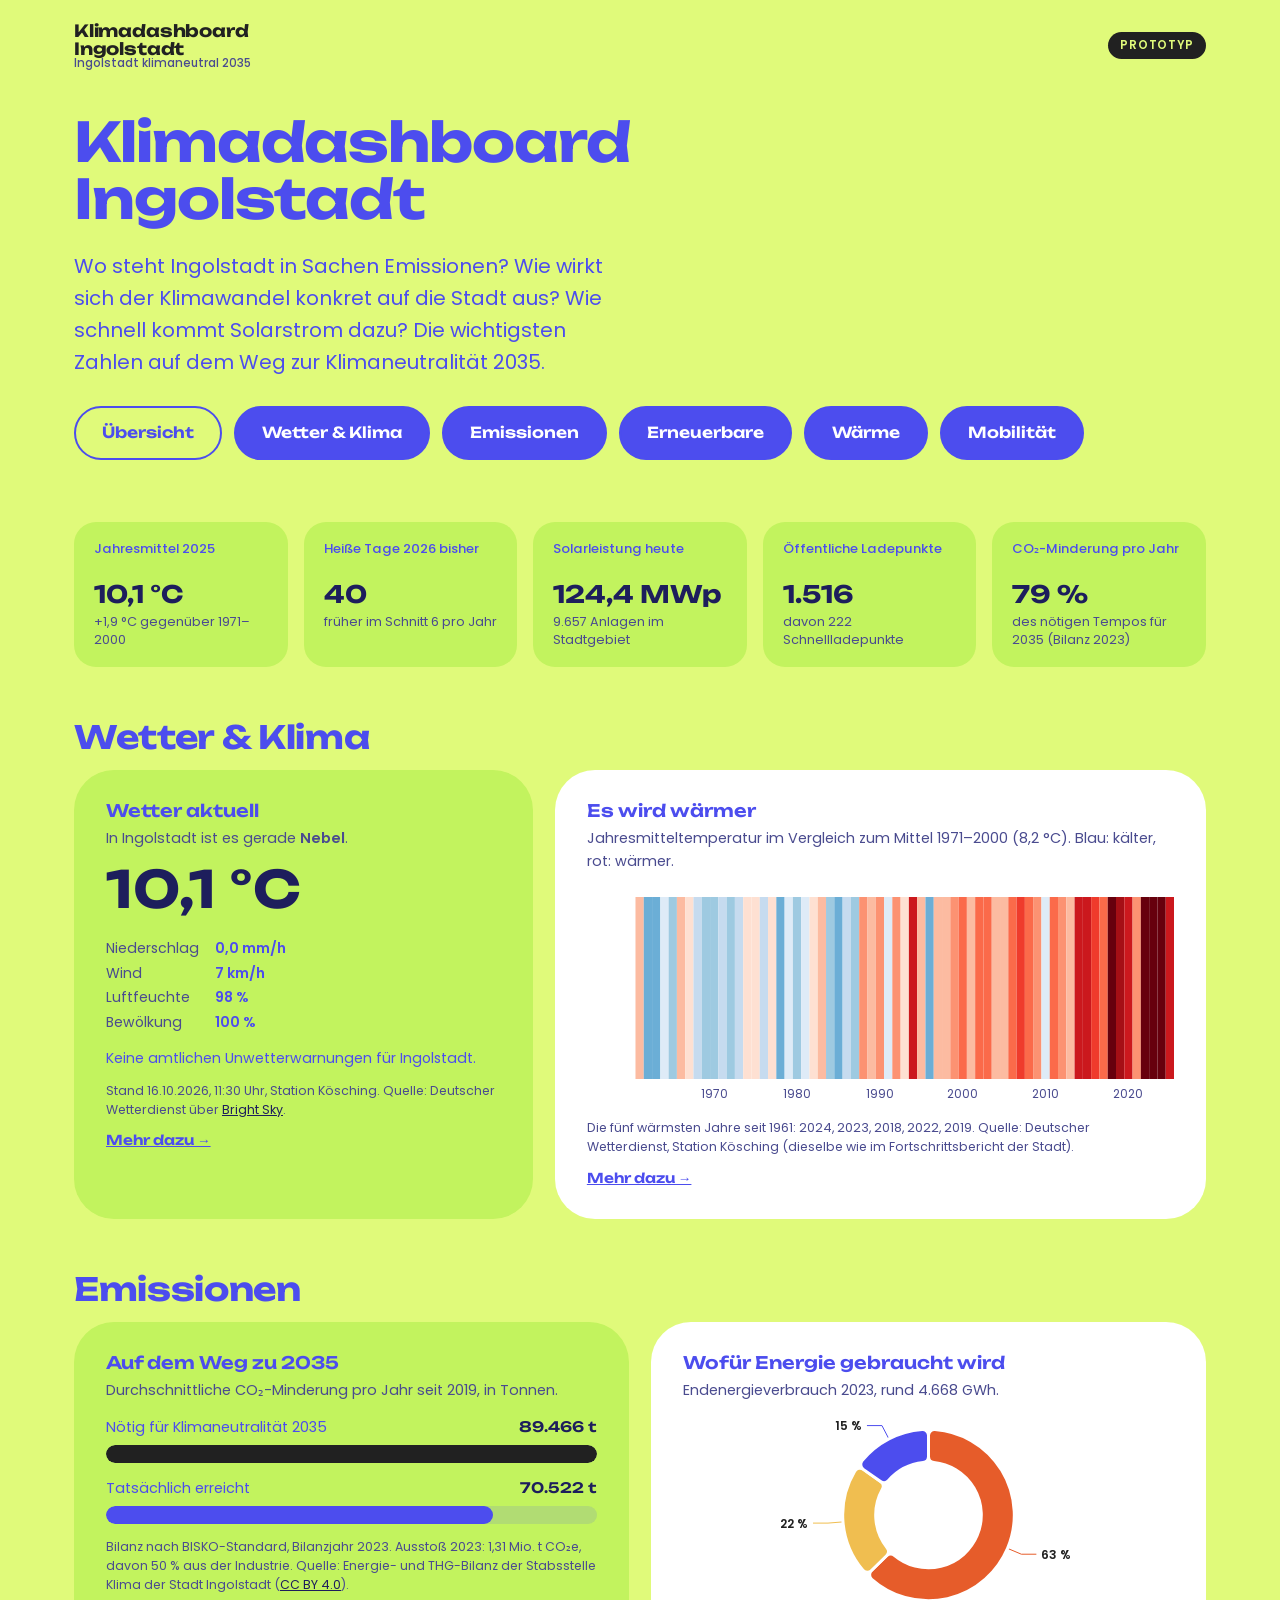
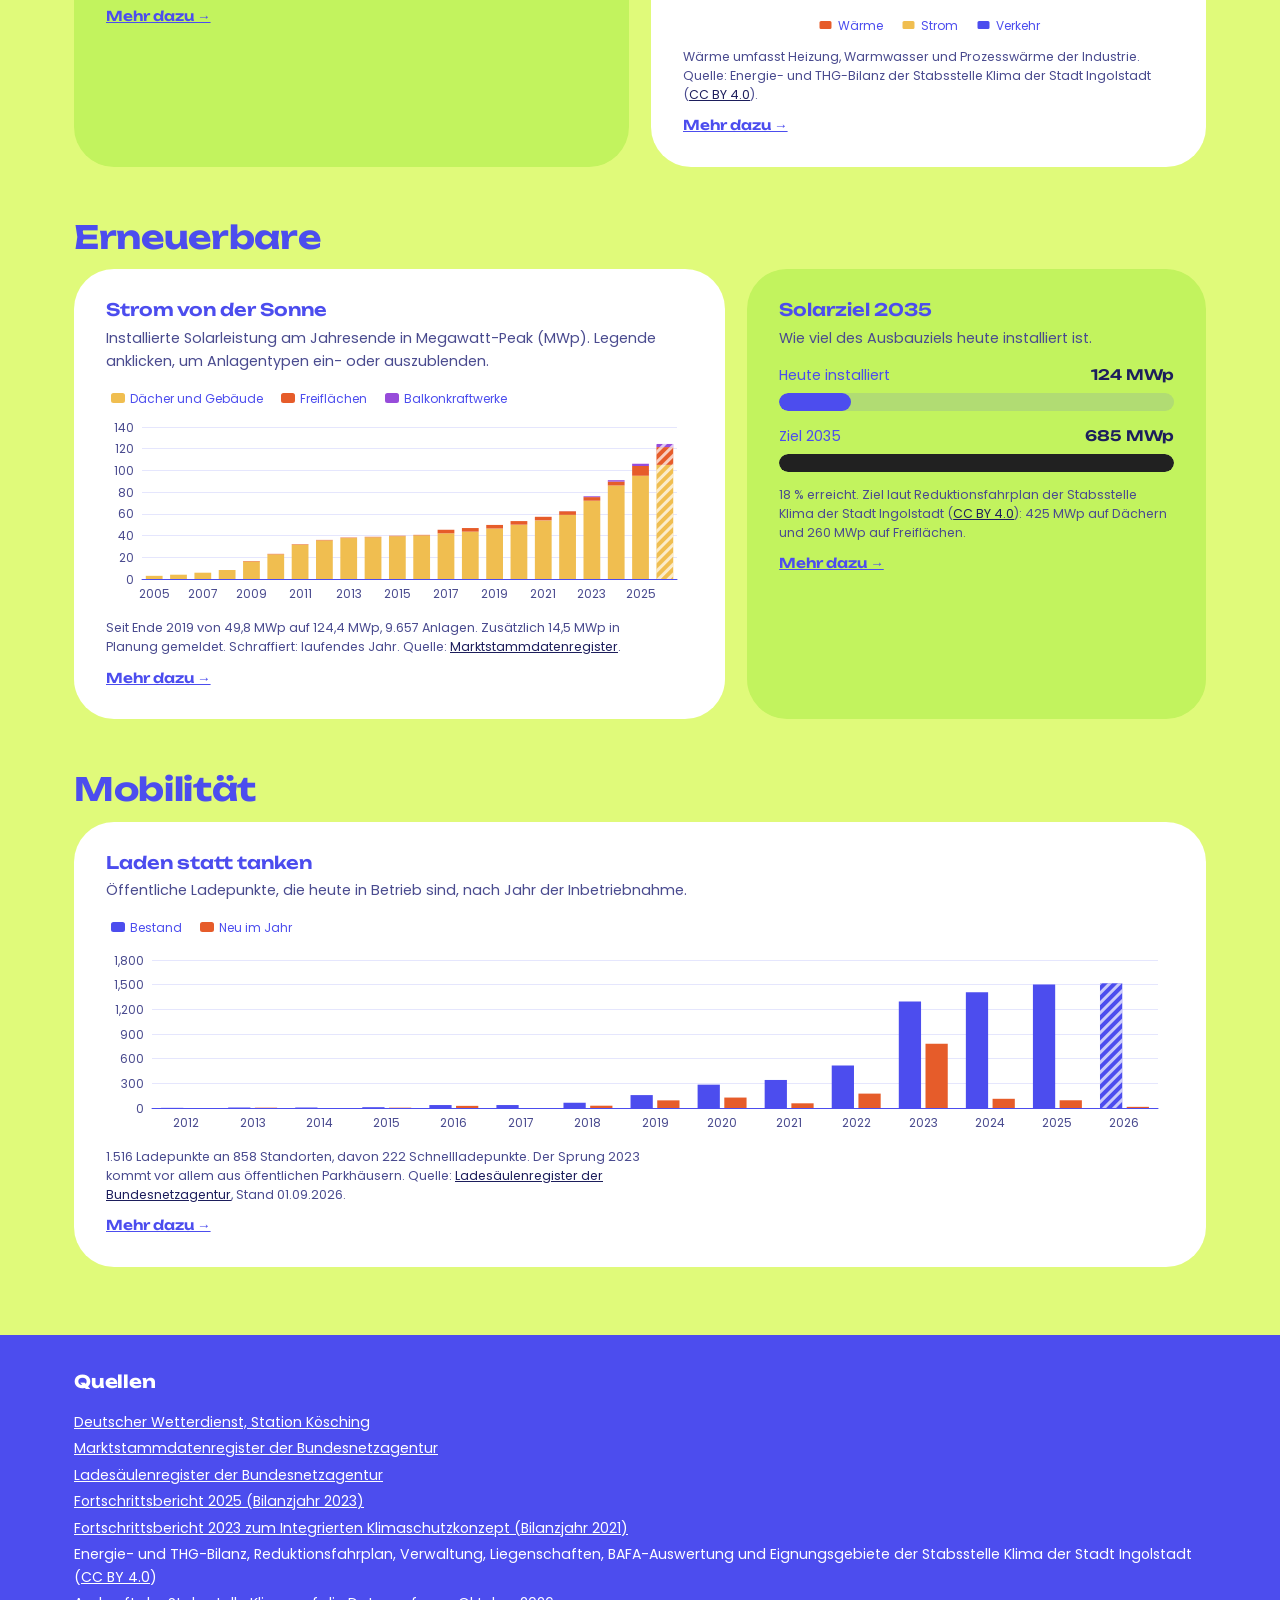
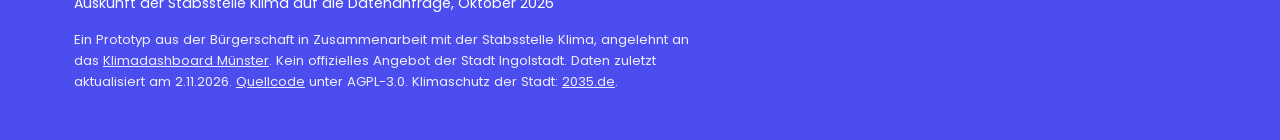
<file: index.html>
<!DOCTYPE html>
<html lang="de">
<head>
<meta charset="UTF-8">
<meta name="viewport" content="width=device-width, initial-scale=1">
<meta name="robots" content="noindex, nofollow">
<meta http-equiv="Content-Security-Policy" content="default-src 'self'; script-src 'self' 'unsafe-inline'; style-src 'self' 'unsafe-inline'; img-src 'self' data:; font-src 'self'; base-uri 'self'">
<title>Klimadashboard Ingolstadt</title>
<meta name="description" content="Wo steht Ingolstadt auf dem Weg zur Klimaneutralität 2035? Zahlen zu Klima, Emissionen, erneuerbarer Energie und Mobilität.">
<link rel="stylesheet" href="assets/style.css?v=4">
<link rel="icon" href="data:image/svg+xml,%3Csvg xmlns='http://www.w3.org/2000/svg' viewBox='0 0 64 64'%3E%3Crect width='64' height='64' rx='16' fill='%234c4dee'/%3E%3Ctext x='32' y='42' font-family='Arial' font-weight='700' font-size='26' text-anchor='middle' fill='%23e0fa7a'%3E35%C2%B0%3C/text%3E%3C/svg%3E">
</head>
<body>
<header data-kopf></header>
<main>
  <section class="held">
    <div class="huelle">
      <h1>Klimadashboard Ingolstadt</h1>
      <p class="einleitung">Wo steht Ingolstadt in Sachen Emissionen? Wie wirkt sich der Klimawandel konkret auf die Stadt aus? Wie schnell kommt Solarstrom dazu? Die wichtigsten Zahlen auf dem Weg zur Klimaneutralität 2035.</p>
      <nav data-themen></nav>
    </div>
  </section>
  <section class="abschnitt">
    <div class="huelle">
      <div data-modul="kennzahlen"></div>
    </div>
  </section>
  <section class="abschnitt">
    <div class="huelle">
      <h2>Wetter & Klima</h2>
      <div class="raster">
        <div class="b5" data-modul="wetter" data-mehr="klima.html"></div>
        <div class="b7 weiss" data-modul="temperatur" data-klein data-mehr="klima.html"></div>
      </div>
    </div>
  </section>
  <section class="abschnitt">
    <div class="huelle">
      <h2>Emissionen</h2>
      <div class="raster">
        <div class="b6" data-modul="reduktion" data-mehr="emissionen.html"></div>
        <div class="b6 weiss" data-modul="endenergie" data-klein data-mehr="emissionen.html"></div>
      </div>
    </div>
  </section>
  <section class="abschnitt">
    <div class="huelle">
      <h2>Erneuerbare</h2>
      <div class="raster">
        <div class="b7 weiss" data-modul="pv-bestand" data-klein data-mehr="erneuerbare.html"></div>
        <div class="b5" data-modul="pv-ziel" data-mehr="erneuerbare.html"></div>
      </div>
    </div>
  </section>
  <section class="abschnitt">
    <div class="huelle">
      <h2>Mobilität</h2>
      <div class="raster">
        <div class="b12 weiss" data-modul="ladepunkte" data-klein data-mehr="mobilitaet.html"></div>
      </div>
    </div>
  </section>
</main>
<footer data-fuss></footer>
<script src="assets/vendor/echarts.min.js"></script>
<script src="data/klima.js"></script>
<script src="data/wetter.js"></script>
<script src="assets/kd.js?v=10"></script>
<script>Klimadashboard.start();</script>
</body>
</html>
</file>
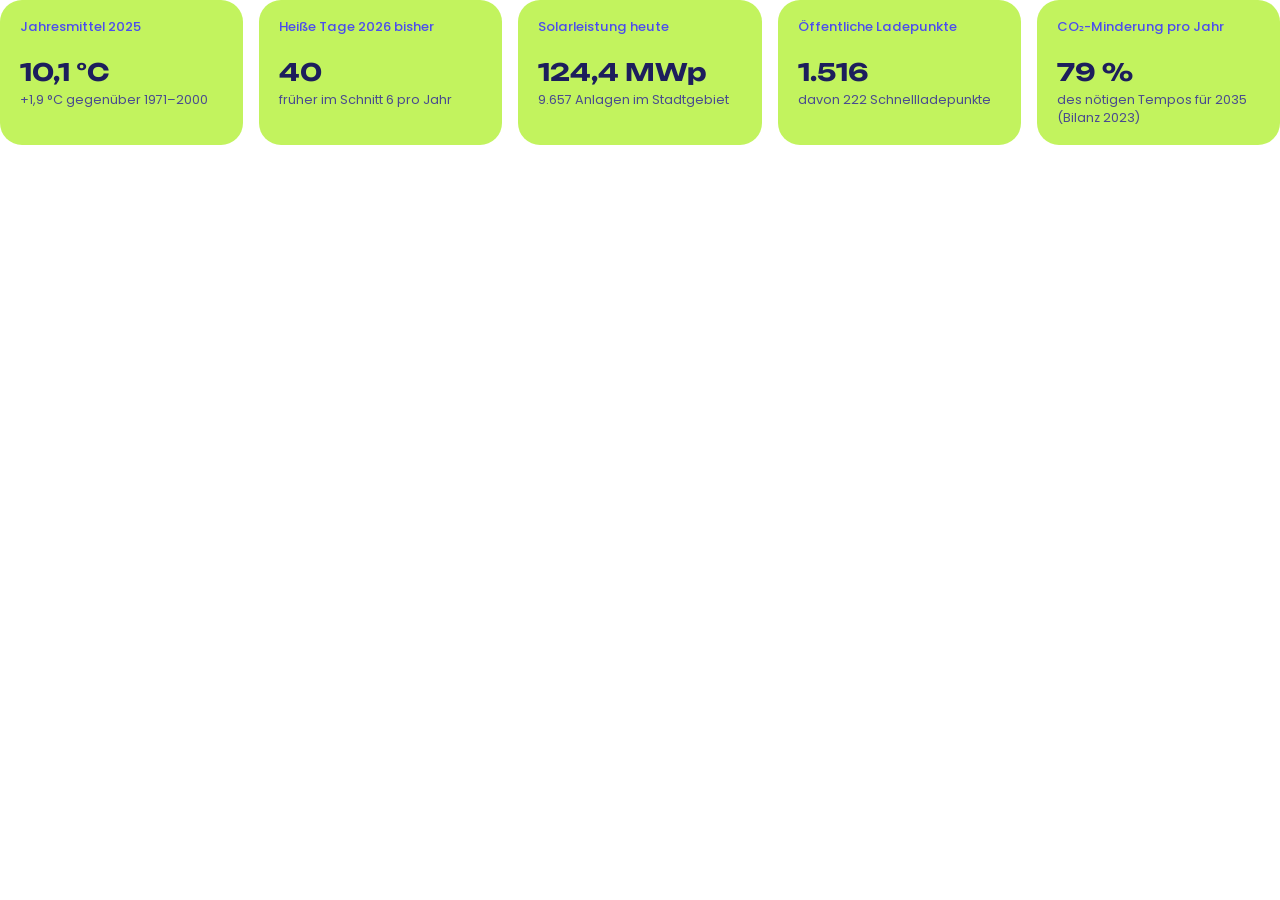
<file: einbetten.html>
<!DOCTYPE html>
<html lang="de">
<head>
<meta charset="UTF-8">
<meta name="viewport" content="width=device-width, initial-scale=1">
<meta name="robots" content="noindex, nofollow">
<meta http-equiv="Content-Security-Policy" content="default-src 'self'; script-src 'self' 'unsafe-inline'; style-src 'self' 'unsafe-inline'; img-src 'self' data:; font-src 'self'; base-uri 'self'">
<title>Klimadashboard Ingolstadt – Baustein</title>
<meta name="description" content="Einzelner Baustein des Klimadashboards Ingolstadt zum Einbetten.">
<link rel="stylesheet" href="assets/style.css?v=4">
<link rel="icon" href="data:image/svg+xml,%3Csvg xmlns='http://www.w3.org/2000/svg' viewBox='0 0 64 64'%3E%3Crect width='64' height='64' rx='16' fill='%234c4dee'/%3E%3Ctext x='32' y='42' font-family='Arial' font-weight='700' font-size='26' text-anchor='middle' fill='%23e0fa7a'%3E35%C2%B0%3C/text%3E%3C/svg%3E">
</head>
<body>
<main>
  <div id="modul"></div>
</main>
<script src="assets/vendor/echarts.min.js"></script>
<script src="data/klima.js"></script>
<script src="data/wetter.js"></script>
<script src="assets/kd.js?v=10"></script>
<script>Klimadashboard.einbetten();</script>
</body>
</html>
</file>
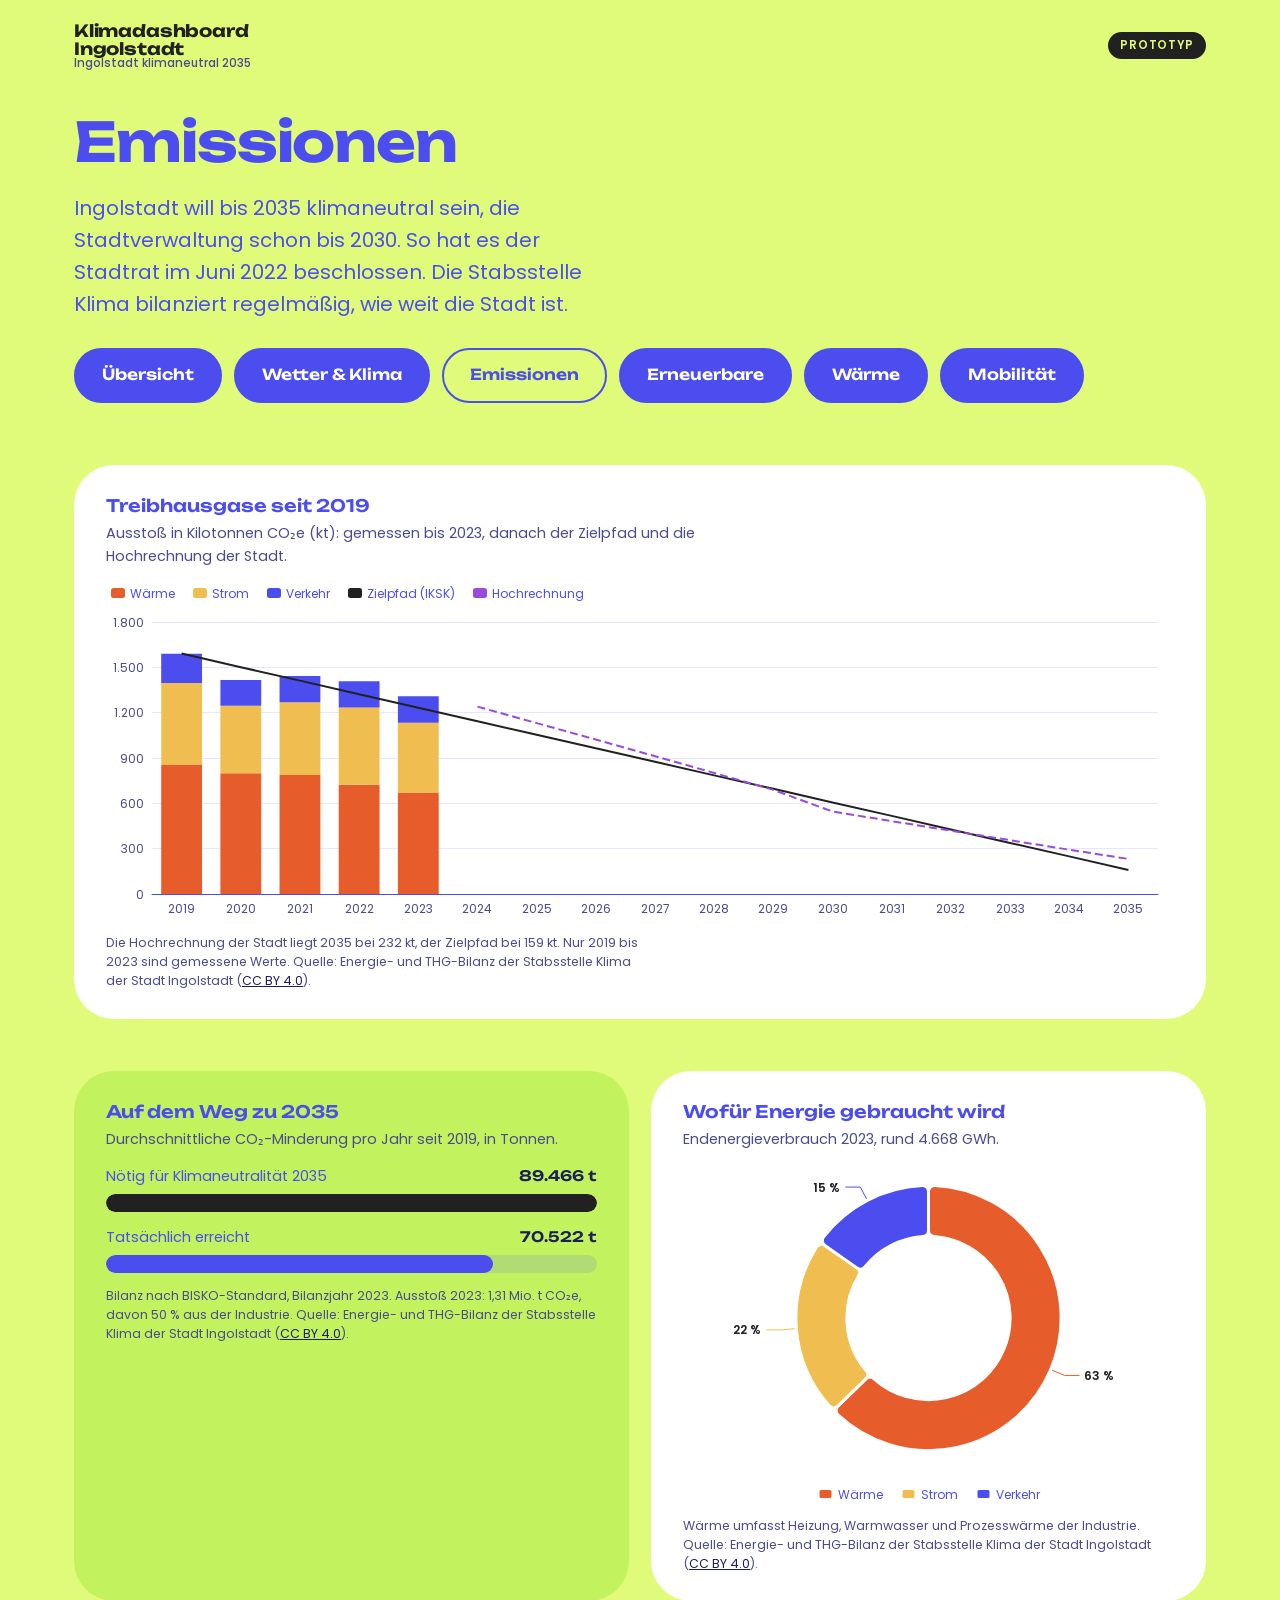
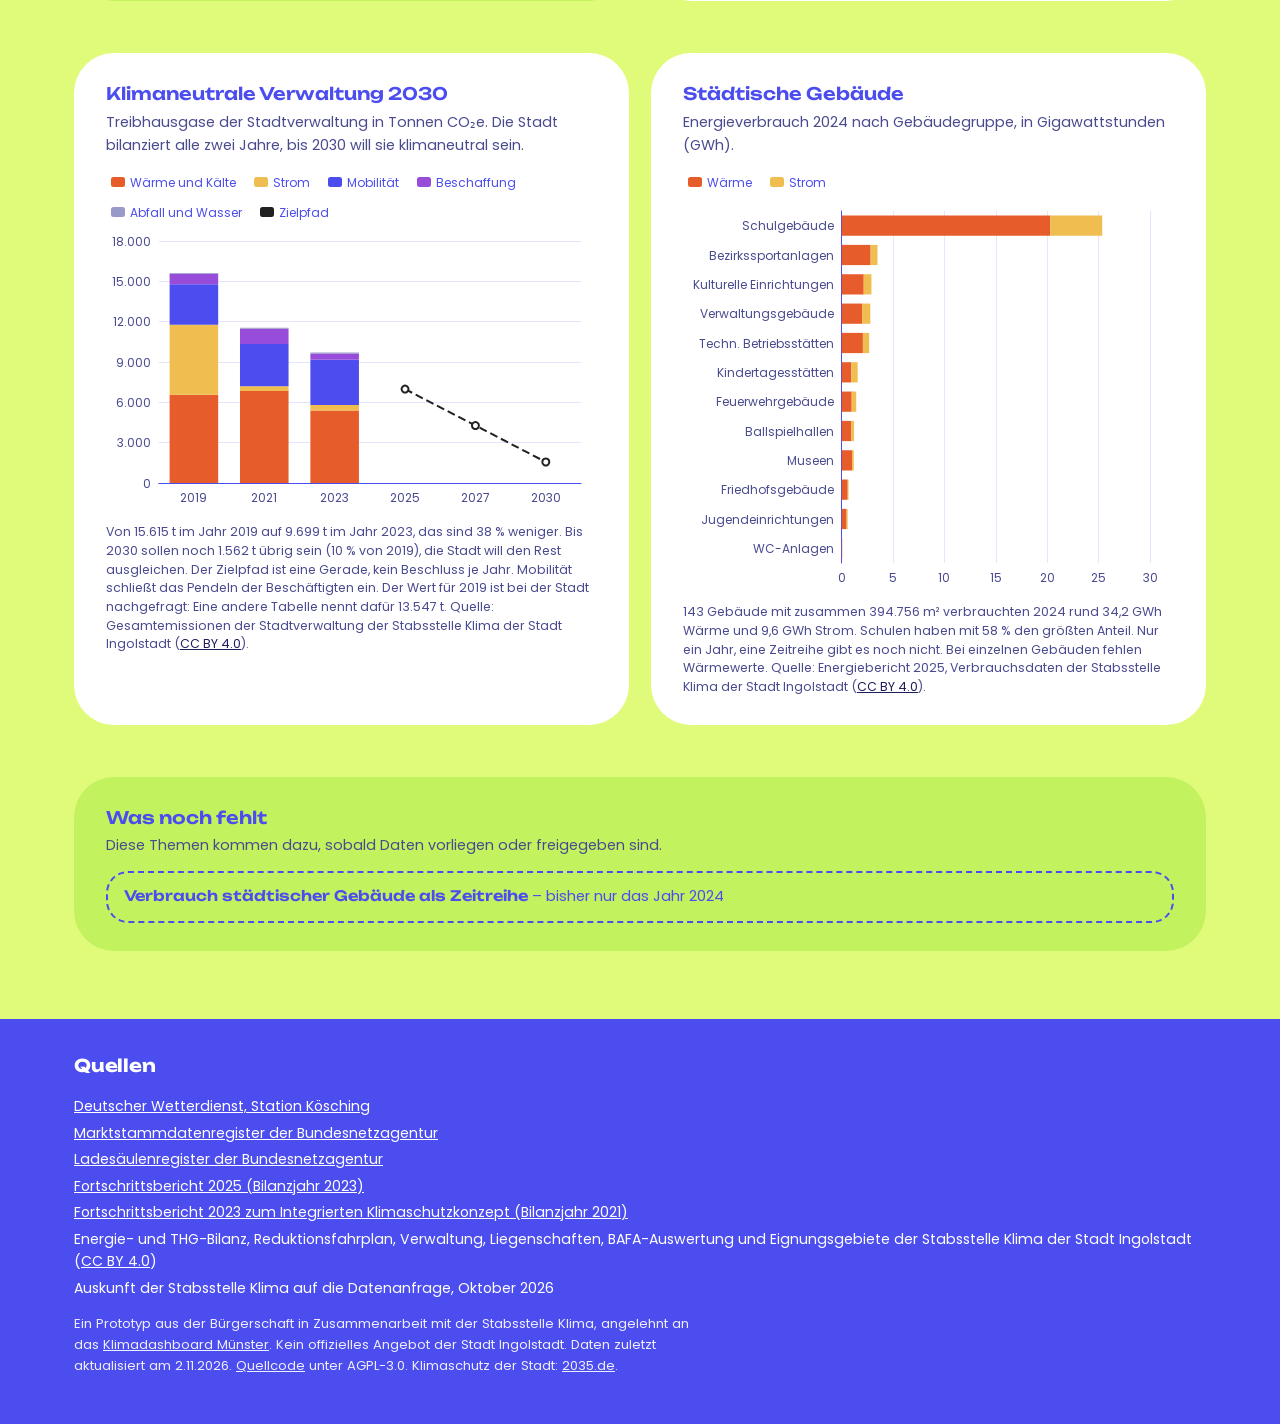
<file: emissionen.html>
<!DOCTYPE html>
<html lang="de">
<head>
<meta charset="UTF-8">
<meta name="viewport" content="width=device-width, initial-scale=1">
<meta name="robots" content="noindex, nofollow">
<meta http-equiv="Content-Security-Policy" content="default-src 'self'; script-src 'self' 'unsafe-inline'; style-src 'self' 'unsafe-inline'; img-src 'self' data:; font-src 'self'; base-uri 'self'">
<title>Emissionen – Klimadashboard Ingolstadt</title>
<meta name="description" content="Treibhausgase in Ingolstadt: Wie schnell sinken sie, und wofür wird Energie gebraucht?">
<link rel="stylesheet" href="assets/style.css?v=4">
<link rel="icon" href="data:image/svg+xml,%3Csvg xmlns='http://www.w3.org/2000/svg' viewBox='0 0 64 64'%3E%3Crect width='64' height='64' rx='16' fill='%234c4dee'/%3E%3Ctext x='32' y='42' font-family='Arial' font-weight='700' font-size='26' text-anchor='middle' fill='%23e0fa7a'%3E35%C2%B0%3C/text%3E%3C/svg%3E">
</head>
<body>
<header data-kopf></header>
<main>
  <section class="held">
    <div class="huelle">
      <h1>Emissionen</h1>
      <p class="einleitung">Ingolstadt will bis 2035 klimaneutral sein, die Stadtverwaltung schon bis 2030. So hat es der Stadtrat im Juni 2022 beschlossen. Die Stabsstelle Klima bilanziert regelmäßig, wie weit die Stadt ist.</p>
      <nav data-themen></nav>
    </div>
  </section>
  <section class="abschnitt">
    <div class="huelle">
      <div class="raster">
        <div class="b12 weiss" data-modul="thg-zeitreihe"></div>
      </div>
    </div>
  </section>
  <section class="abschnitt">
    <div class="huelle">
      <div class="raster">
        <div class="b6" data-modul="reduktion"></div>
        <div class="b6 weiss" data-modul="endenergie"></div>
      </div>
    </div>
  </section>
  <section class="abschnitt">
    <div class="huelle">
      <div class="raster">
        <div class="b6 weiss" data-modul="verwaltung"></div>
        <div class="b6 weiss" data-modul="liegenschaften"></div>
      </div>
    </div>
  </section>
  <section class="abschnitt">
    <div class="huelle">
      <div class="raster">
        <div class="b12" data-modul="luecken" data-thema="emissionen"></div>
      </div>
    </div>
  </section>
</main>
<footer data-fuss></footer>
<script src="assets/vendor/echarts.min.js"></script>
<script src="data/klima.js"></script>
<script src="data/wetter.js"></script>
<script src="assets/kd.js?v=10"></script>
<script>Klimadashboard.start();</script>
</body>
</html>
</file>
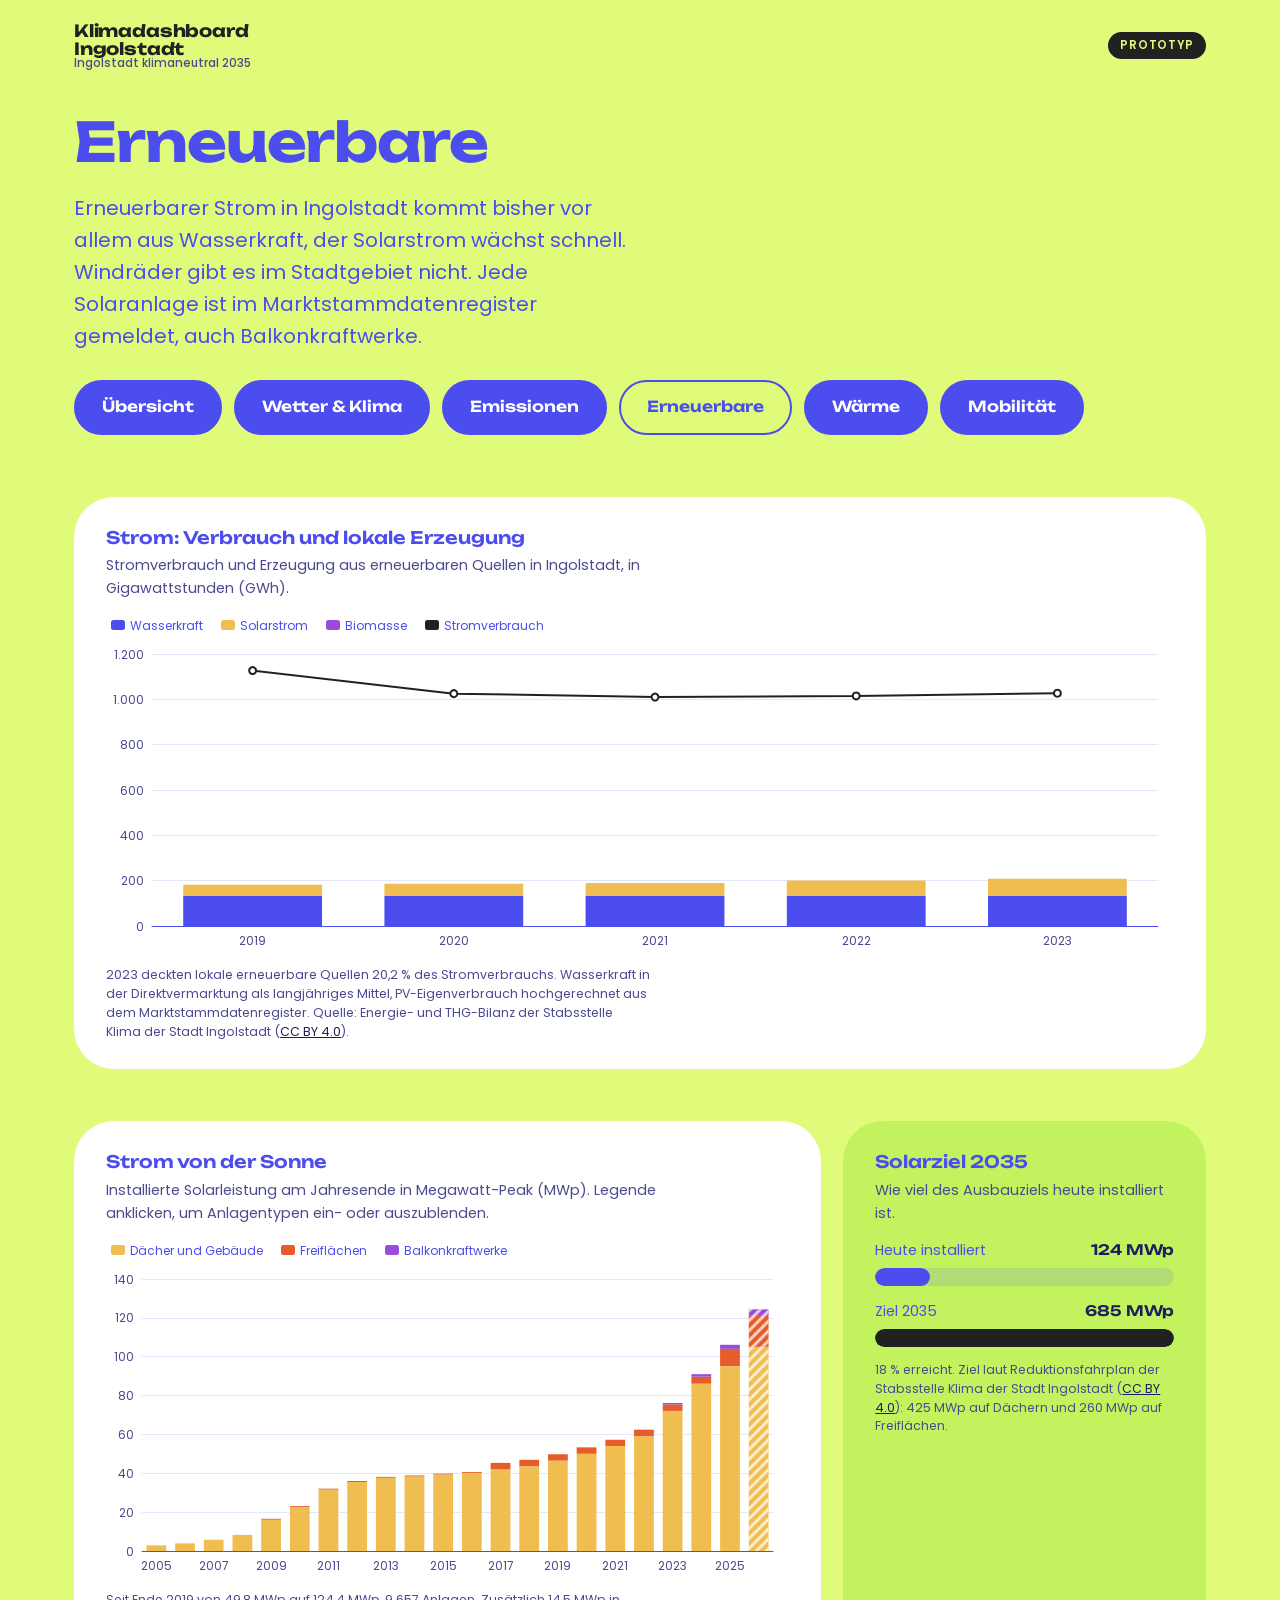
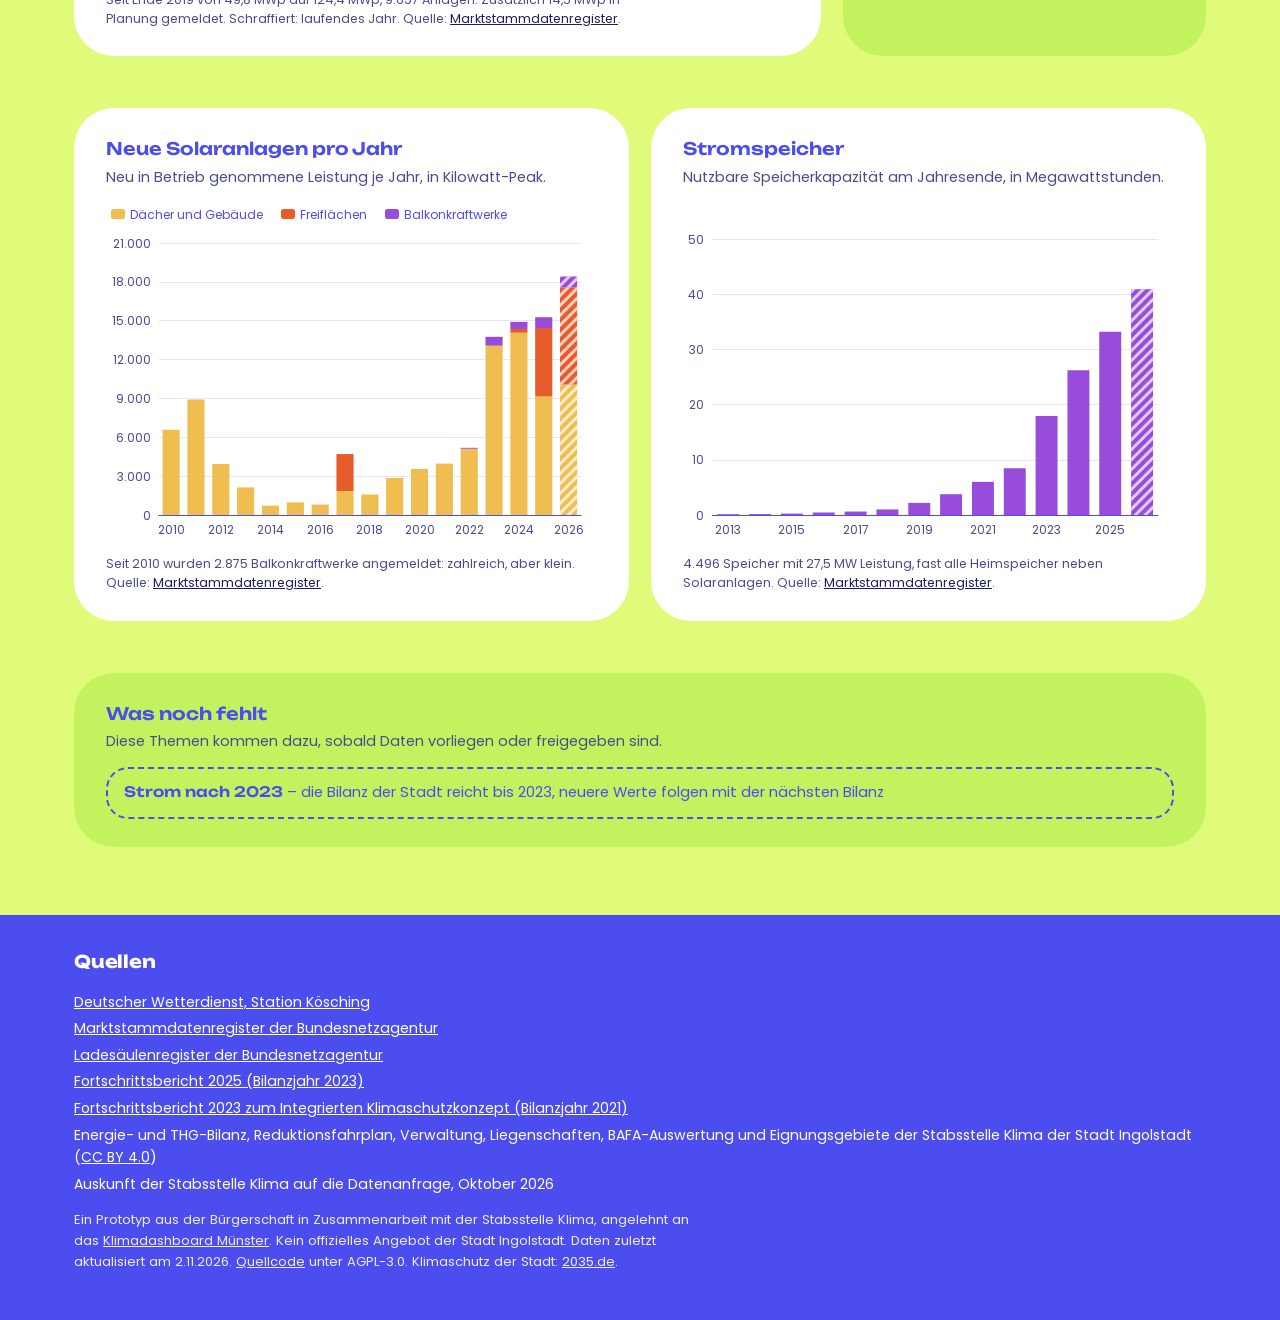
<file: erneuerbare.html>
<!DOCTYPE html>
<html lang="de">
<head>
<meta charset="UTF-8">
<meta name="viewport" content="width=device-width, initial-scale=1">
<meta name="robots" content="noindex, nofollow">
<meta http-equiv="Content-Security-Policy" content="default-src 'self'; script-src 'self' 'unsafe-inline'; style-src 'self' 'unsafe-inline'; img-src 'self' data:; font-src 'self'; base-uri 'self'">
<title>Erneuerbare – Klimadashboard Ingolstadt</title>
<meta name="description" content="Solarstrom und Stromspeicher in Ingolstadt: Bestand, Zubau und Ziel 2035.">
<link rel="stylesheet" href="assets/style.css?v=4">
<link rel="icon" href="data:image/svg+xml,%3Csvg xmlns='http://www.w3.org/2000/svg' viewBox='0 0 64 64'%3E%3Crect width='64' height='64' rx='16' fill='%234c4dee'/%3E%3Ctext x='32' y='42' font-family='Arial' font-weight='700' font-size='26' text-anchor='middle' fill='%23e0fa7a'%3E35%C2%B0%3C/text%3E%3C/svg%3E">
</head>
<body>
<header data-kopf></header>
<main>
  <section class="held">
    <div class="huelle">
      <h1>Erneuerbare</h1>
      <p class="einleitung">Erneuerbarer Strom in Ingolstadt kommt bisher vor allem aus Wasserkraft, der Solarstrom wächst schnell. Windräder gibt es im Stadtgebiet nicht. Jede Solaranlage ist im Marktstammdatenregister gemeldet, auch Balkonkraftwerke.</p>
      <nav data-themen></nav>
    </div>
  </section>
  <section class="abschnitt">
    <div class="huelle">
      <div class="raster">
        <div class="b12 weiss" data-modul="strom-ee"></div>
      </div>
    </div>
  </section>
  <section class="abschnitt">
    <div class="huelle">
      <div class="raster">
        <div class="b8 weiss" data-modul="pv-bestand"></div>
        <div class="b4" data-modul="pv-ziel"></div>
      </div>
    </div>
  </section>
  <section class="abschnitt">
    <div class="huelle">
      <div class="raster">
        <div class="b6 weiss" data-modul="pv-zubau"></div>
        <div class="b6 weiss" data-modul="speicher"></div>
      </div>
    </div>
  </section>
  <section class="abschnitt">
    <div class="huelle">
      <div class="raster">
        <div class="b12" data-modul="luecken" data-thema="energie"></div>
      </div>
    </div>
  </section>
</main>
<footer data-fuss></footer>
<script src="assets/vendor/echarts.min.js"></script>
<script src="data/klima.js"></script>
<script src="data/wetter.js"></script>
<script src="assets/kd.js?v=10"></script>
<script>Klimadashboard.start();</script>
</body>
</html>
</file>
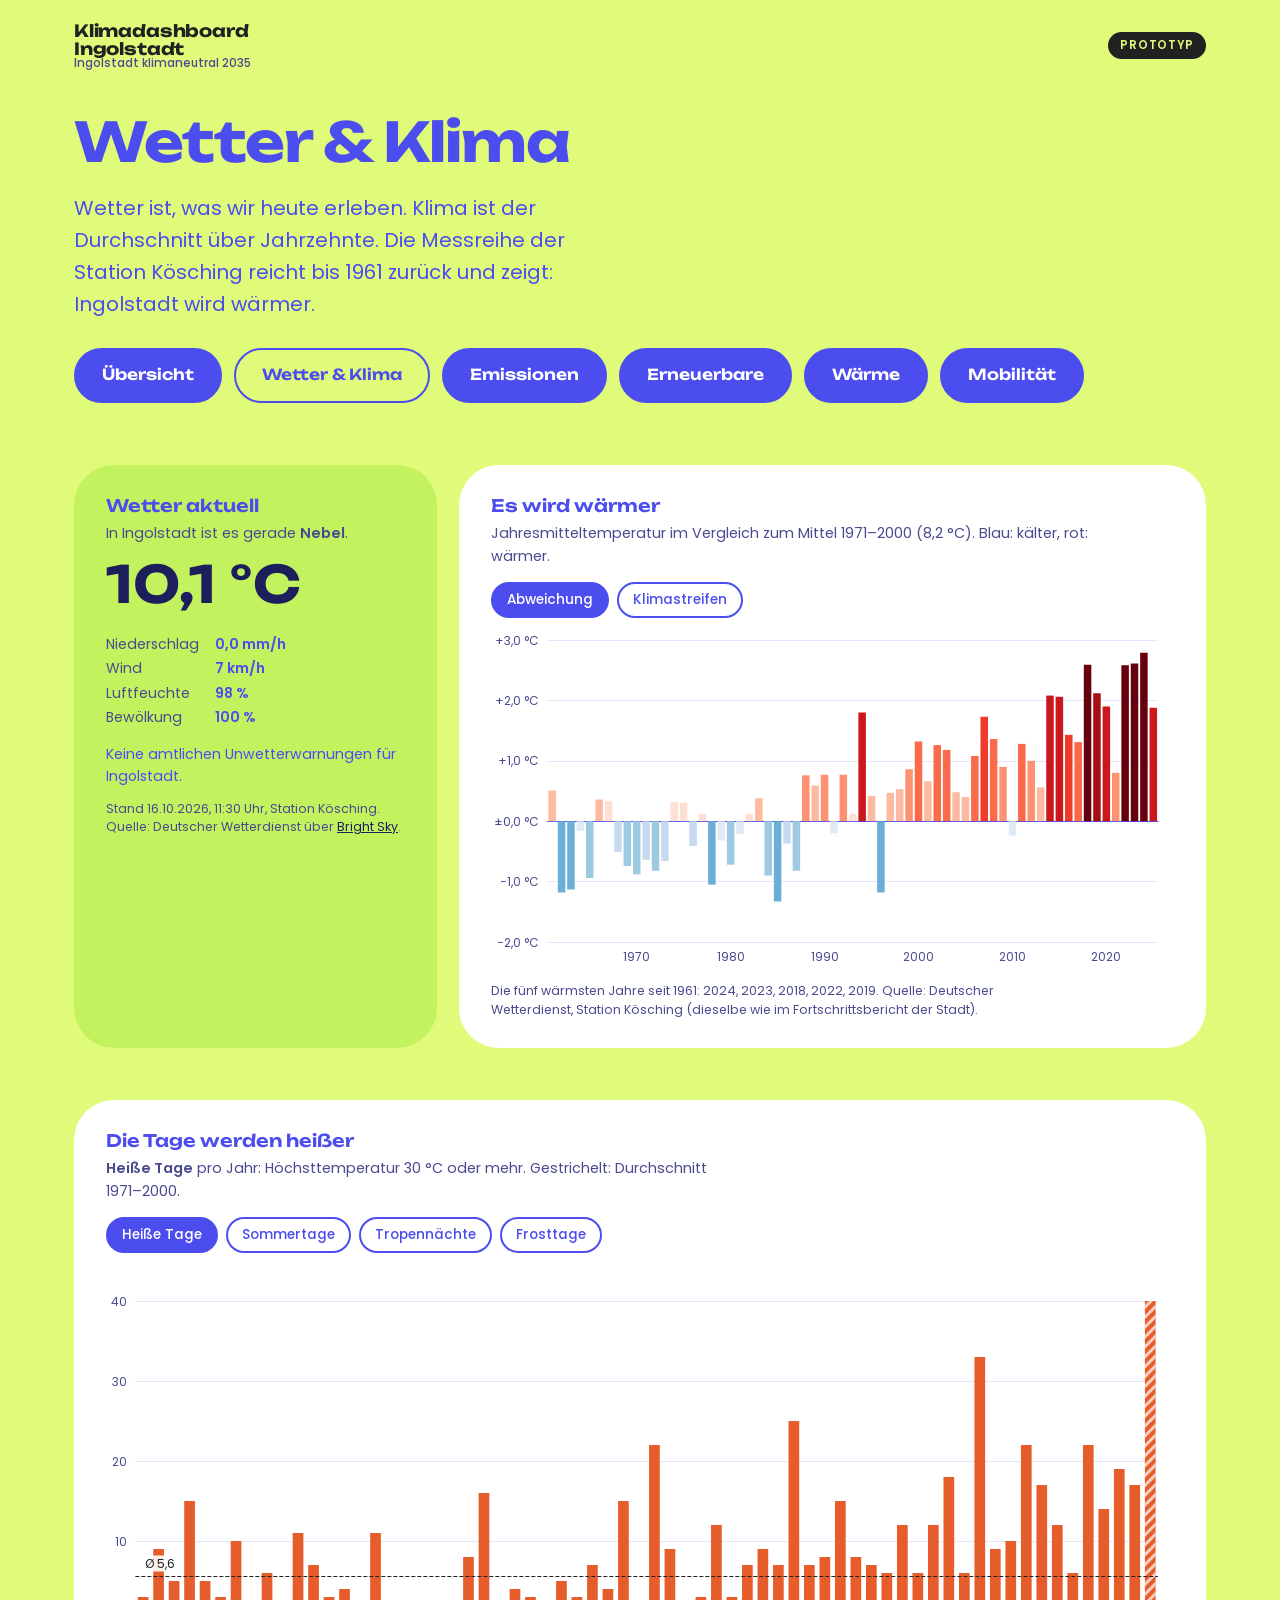
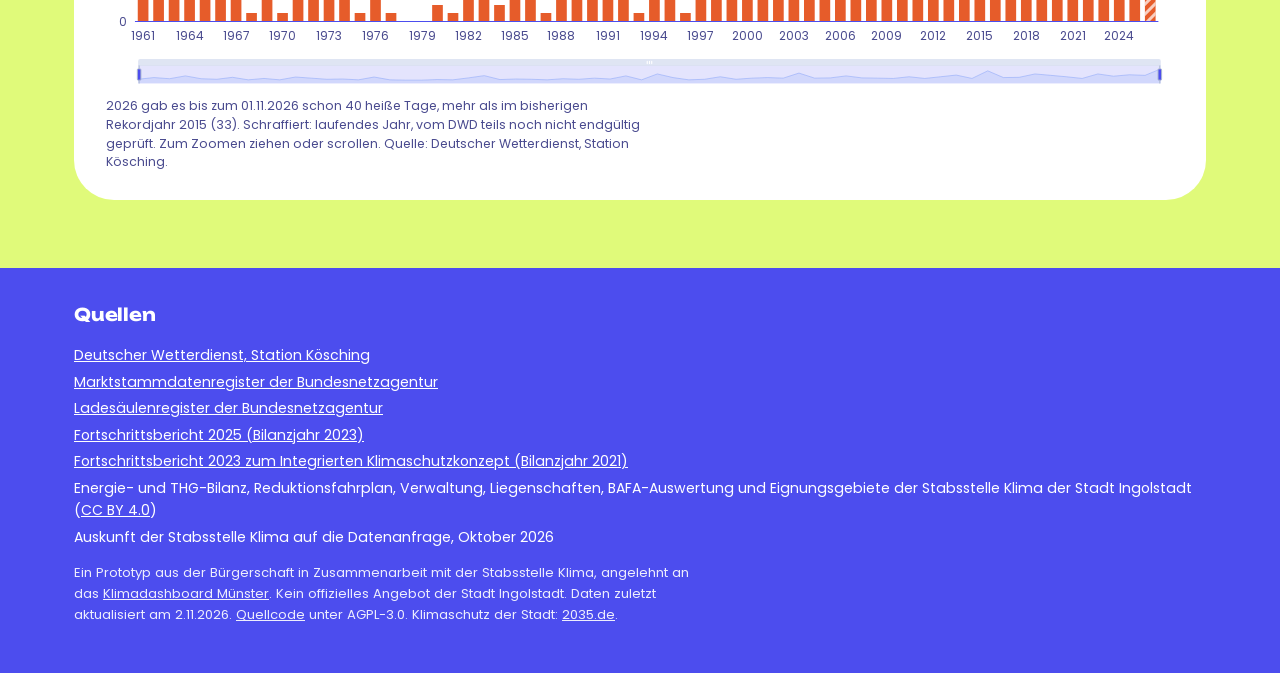
<file: klima.html>
<!DOCTYPE html>
<html lang="de">
<head>
<meta charset="UTF-8">
<meta name="viewport" content="width=device-width, initial-scale=1">
<meta name="robots" content="noindex, nofollow">
<meta http-equiv="Content-Security-Policy" content="default-src 'self'; script-src 'self' 'unsafe-inline'; style-src 'self' 'unsafe-inline'; img-src 'self' data:; font-src 'self'; base-uri 'self'">
<title>Wetter & Klima – Klimadashboard Ingolstadt</title>
<meta name="description" content="Wie sich das Klima in Ingolstadt verändert: Temperatur, heiße Tage, Tropennächte und Frosttage seit 1961.">
<link rel="stylesheet" href="assets/style.css?v=4">
<link rel="icon" href="data:image/svg+xml,%3Csvg xmlns='http://www.w3.org/2000/svg' viewBox='0 0 64 64'%3E%3Crect width='64' height='64' rx='16' fill='%234c4dee'/%3E%3Ctext x='32' y='42' font-family='Arial' font-weight='700' font-size='26' text-anchor='middle' fill='%23e0fa7a'%3E35%C2%B0%3C/text%3E%3C/svg%3E">
</head>
<body>
<header data-kopf></header>
<main>
  <section class="held">
    <div class="huelle">
      <h1>Wetter & Klima</h1>
      <p class="einleitung">Wetter ist, was wir heute erleben. Klima ist der Durchschnitt über Jahrzehnte. Die Messreihe der Station Kösching reicht bis 1961 zurück und zeigt: Ingolstadt wird wärmer.</p>
      <nav data-themen></nav>
    </div>
  </section>
  <section class="abschnitt">
    <div class="huelle">
      <div class="raster">
        <div class="b4" data-modul="wetter"></div>
        <div class="b8 weiss" data-modul="temperatur"></div>
      </div>
    </div>
  </section>
  <section class="abschnitt">
    <div class="huelle">
      <div class="raster">
        <div class="b12 weiss" data-modul="kenntage"></div>
      </div>
    </div>
  </section>
</main>
<footer data-fuss></footer>
<script src="assets/vendor/echarts.min.js"></script>
<script src="data/klima.js"></script>
<script src="data/wetter.js"></script>
<script src="assets/kd.js?v=10"></script>
<script>Klimadashboard.start();</script>
</body>
</html>
</file>
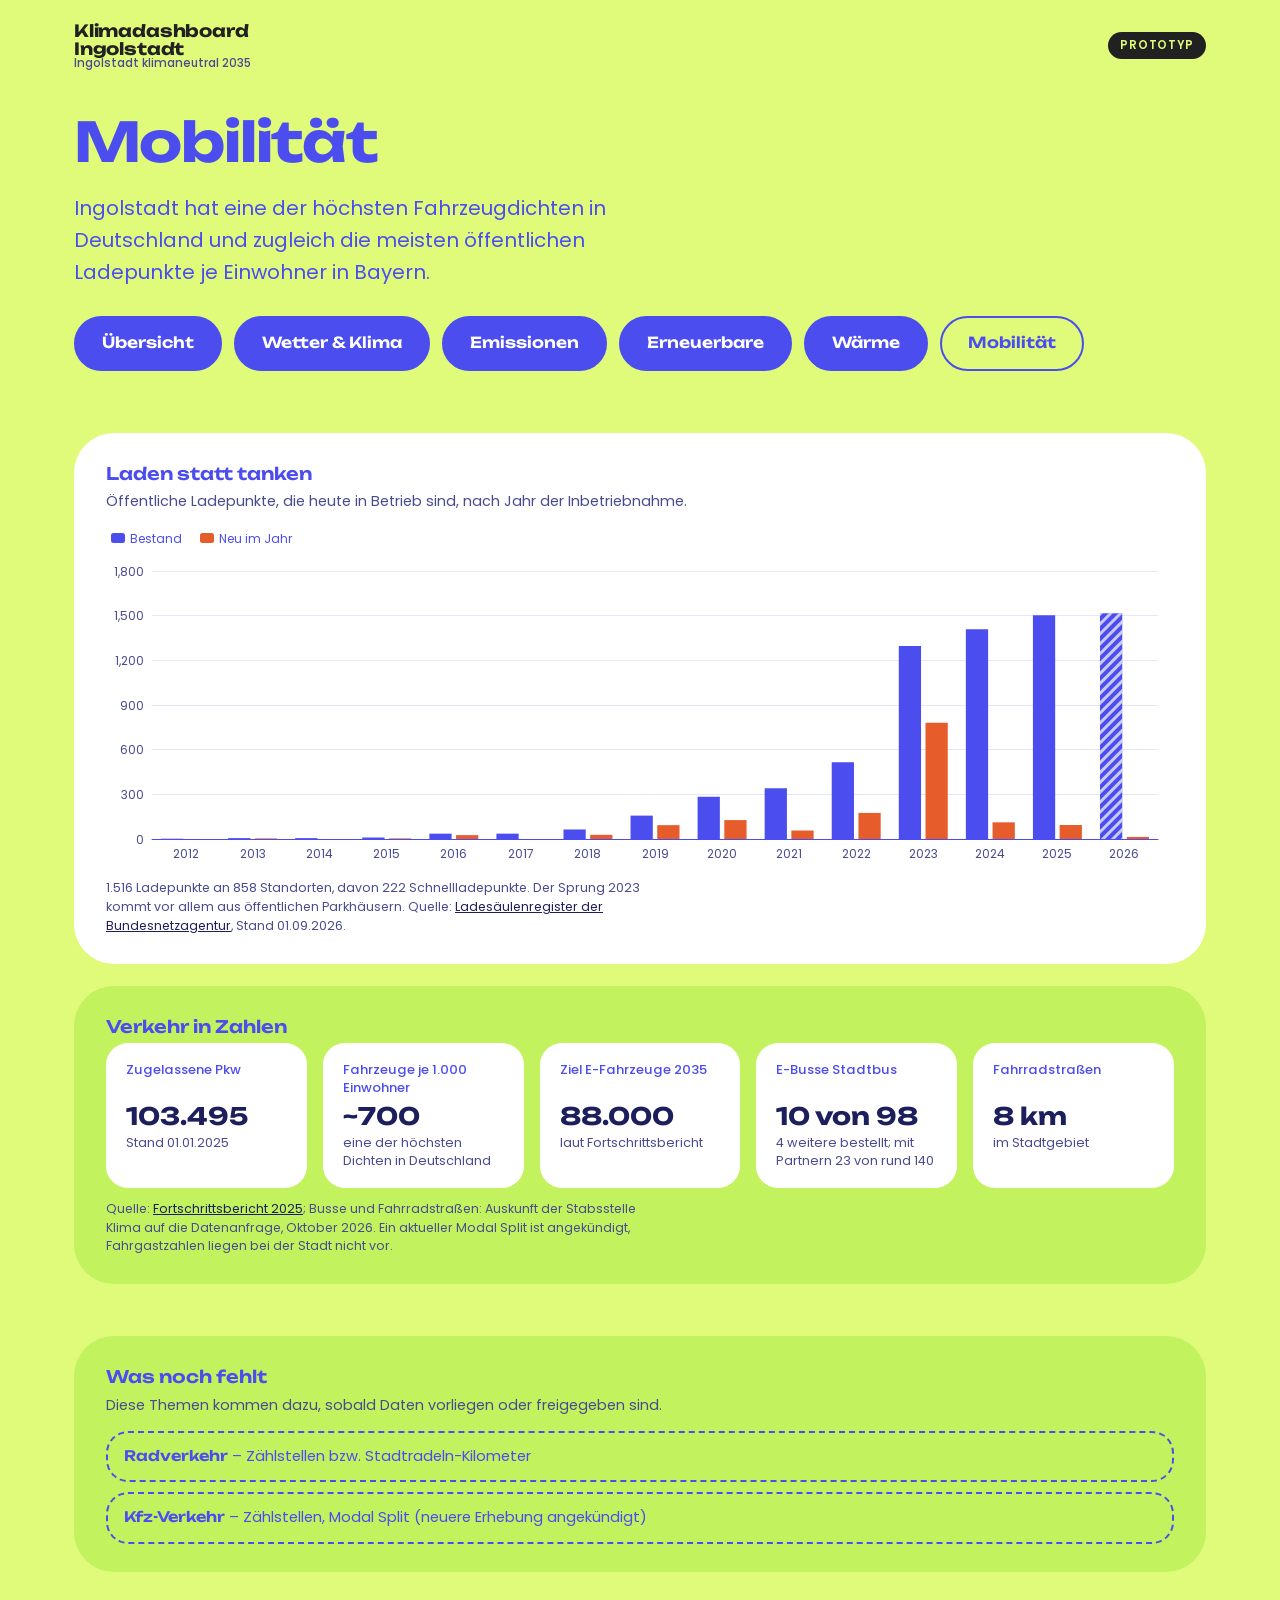
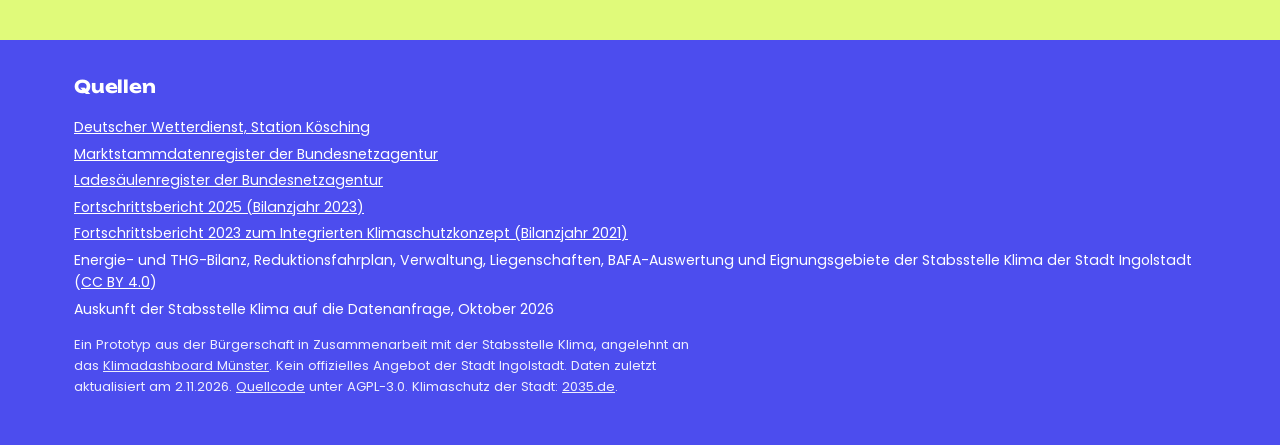
<file: mobilitaet.html>
<!DOCTYPE html>
<html lang="de">
<head>
<meta charset="UTF-8">
<meta name="viewport" content="width=device-width, initial-scale=1">
<meta name="robots" content="noindex, nofollow">
<meta http-equiv="Content-Security-Policy" content="default-src 'self'; script-src 'self' 'unsafe-inline'; style-src 'self' 'unsafe-inline'; img-src 'self' data:; font-src 'self'; base-uri 'self'">
<title>Mobilität – Klimadashboard Ingolstadt</title>
<meta name="description" content="Ladepunkte, Fahrzeuge und Busse in Ingolstadt.">
<link rel="stylesheet" href="assets/style.css?v=4">
<link rel="icon" href="data:image/svg+xml,%3Csvg xmlns='http://www.w3.org/2000/svg' viewBox='0 0 64 64'%3E%3Crect width='64' height='64' rx='16' fill='%234c4dee'/%3E%3Ctext x='32' y='42' font-family='Arial' font-weight='700' font-size='26' text-anchor='middle' fill='%23e0fa7a'%3E35%C2%B0%3C/text%3E%3C/svg%3E">
</head>
<body>
<header data-kopf></header>
<main>
  <section class="held">
    <div class="huelle">
      <h1>Mobilität</h1>
      <p class="einleitung">Ingolstadt hat eine der höchsten Fahrzeugdichten in Deutschland und zugleich die meisten öffentlichen Ladepunkte je Einwohner in Bayern.</p>
      <nav data-themen></nav>
    </div>
  </section>
  <section class="abschnitt">
    <div class="huelle">
      <div class="raster">
        <div class="b12 weiss" data-modul="ladepunkte"></div>
        <div class="b12" data-modul="verkehr"></div>
      </div>
    </div>
  </section>
  <section class="abschnitt">
    <div class="huelle">
      <div class="raster">
        <div class="b12" data-modul="luecken" data-thema="mobilitaet"></div>
      </div>
    </div>
  </section>
</main>
<footer data-fuss></footer>
<script src="assets/vendor/echarts.min.js"></script>
<script src="data/klima.js"></script>
<script src="data/wetter.js"></script>
<script src="assets/kd.js?v=10"></script>
<script>Klimadashboard.start();</script>
</body>
</html>
</file>
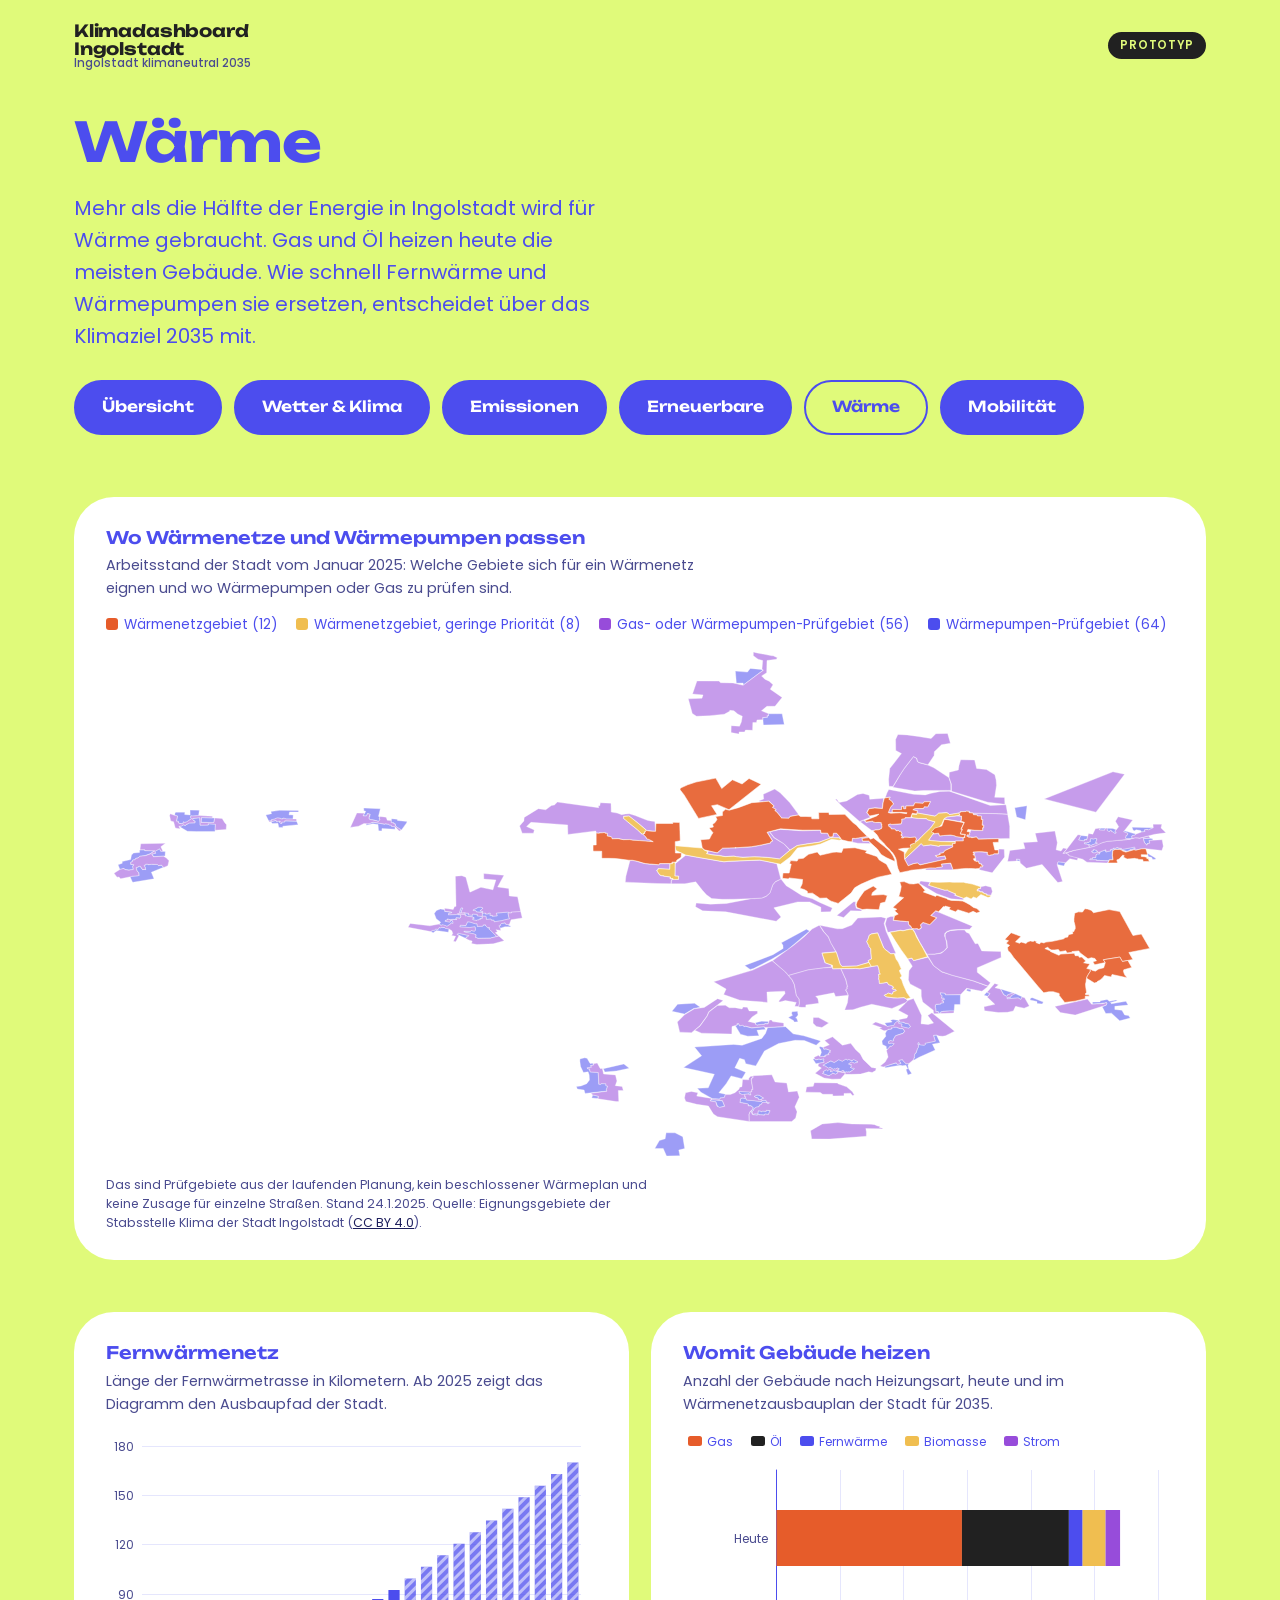
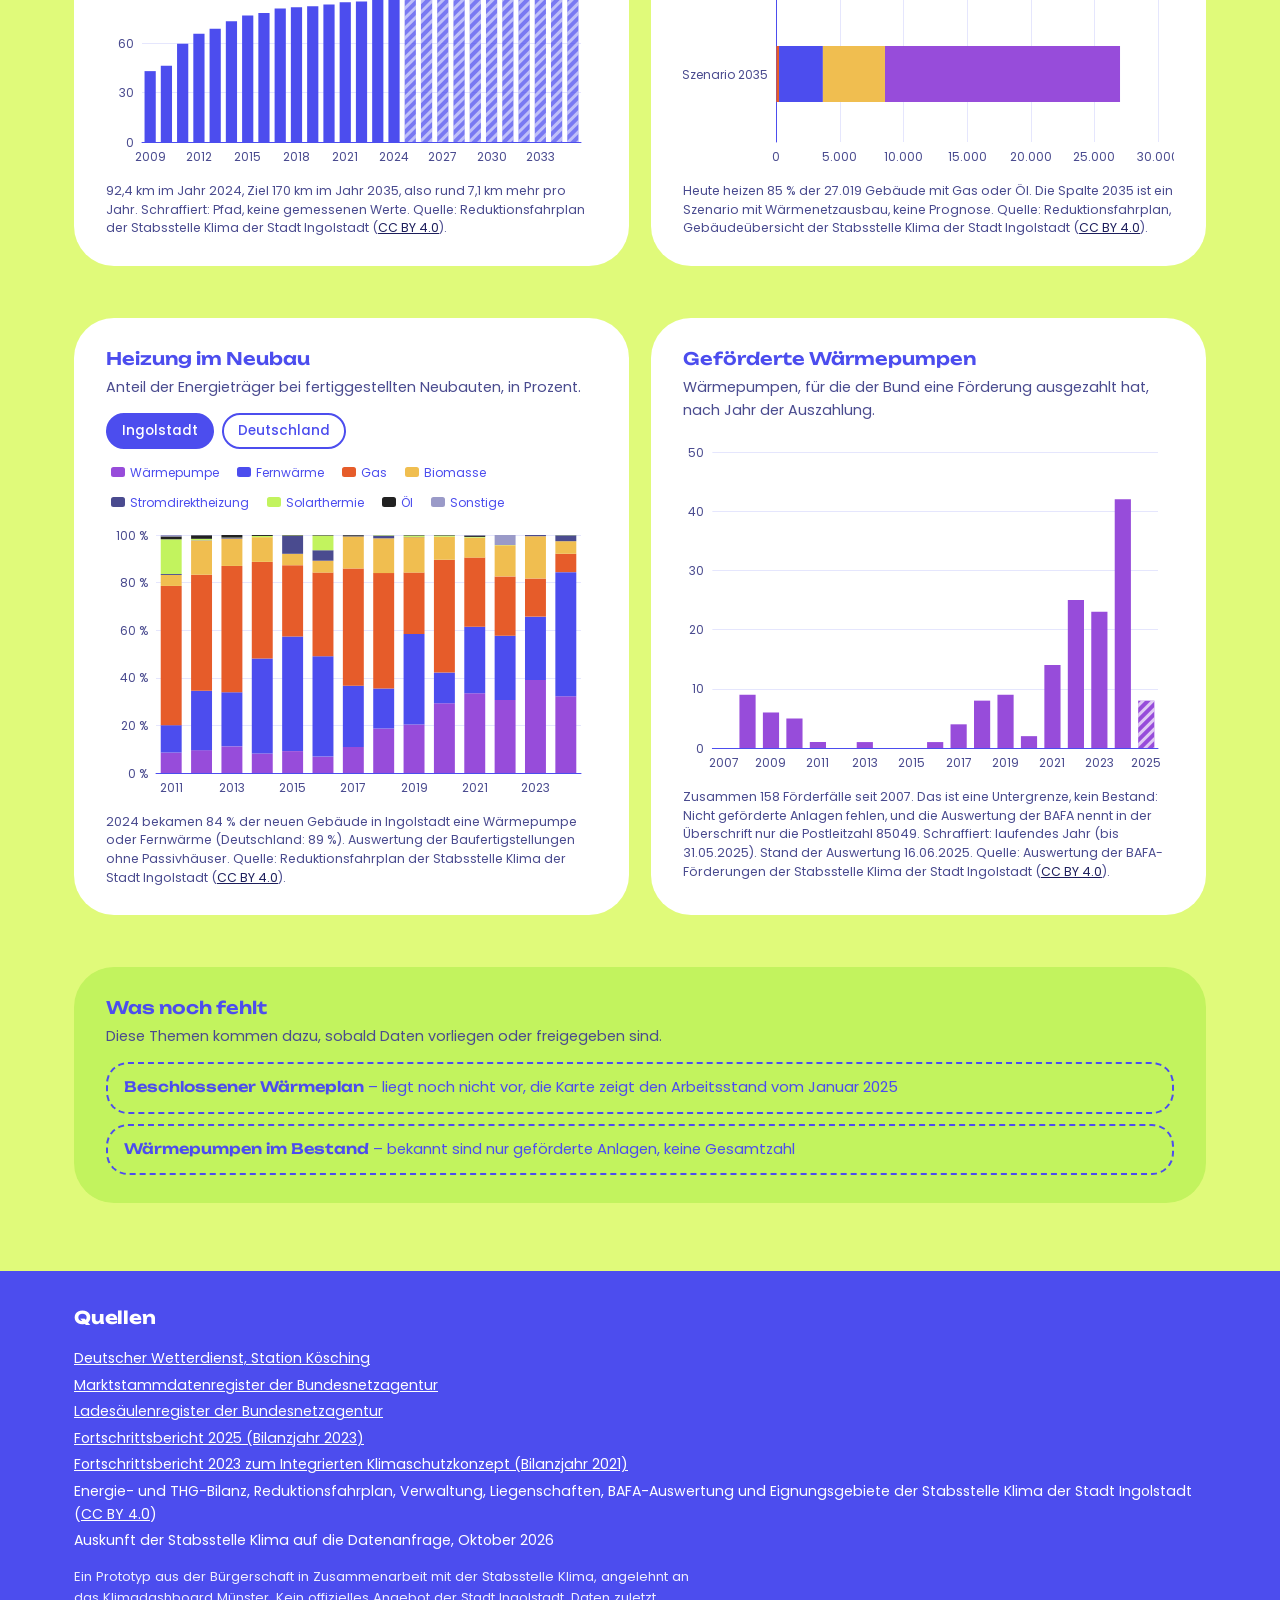
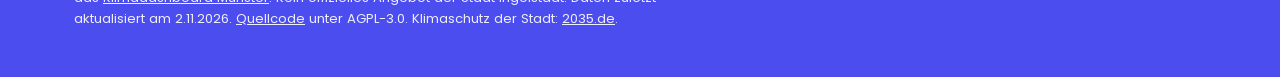
<file: waerme.html>
<!DOCTYPE html>
<html lang="de">
<head>
<meta charset="UTF-8">
<meta name="viewport" content="width=device-width, initial-scale=1">
<meta name="robots" content="noindex, nofollow">
<meta http-equiv="Content-Security-Policy" content="default-src 'self'; script-src 'self' 'unsafe-inline'; style-src 'self' 'unsafe-inline'; img-src 'self' data:; font-src 'self'; base-uri 'self'">
<title>Wärme – Klimadashboard Ingolstadt</title>
<meta name="description" content="Fernwärme, Heizungsarten, Wärmepumpen und Eignungsgebiete der Wärmeplanung in Ingolstadt.">
<link rel="stylesheet" href="assets/style.css?v=4">
<link rel="icon" href="data:image/svg+xml,%3Csvg xmlns='http://www.w3.org/2000/svg' viewBox='0 0 64 64'%3E%3Crect width='64' height='64' rx='16' fill='%234c4dee'/%3E%3Ctext x='32' y='42' font-family='Arial' font-weight='700' font-size='26' text-anchor='middle' fill='%23e0fa7a'%3E35%C2%B0%3C/text%3E%3C/svg%3E">
</head>
<body>
<header data-kopf></header>
<main>
  <section class="held">
    <div class="huelle">
      <h1>Wärme</h1>
      <p class="einleitung">Mehr als die Hälfte der Energie in Ingolstadt wird für Wärme gebraucht. Gas und Öl heizen heute die meisten Gebäude. Wie schnell Fernwärme und Wärmepumpen sie ersetzen, entscheidet über das Klimaziel 2035 mit.</p>
      <nav data-themen></nav>
    </div>
  </section>
  <section class="abschnitt">
    <div class="huelle">
      <div class="raster">
        <div class="b12 weiss" data-modul="eignungsgebiete"></div>
      </div>
    </div>
  </section>
  <section class="abschnitt">
    <div class="huelle">
      <div class="raster">
        <div class="b6 weiss" data-modul="fernwaerme"></div>
        <div class="b6 weiss" data-modul="heizungsarten"></div>
      </div>
    </div>
  </section>
  <section class="abschnitt">
    <div class="huelle">
      <div class="raster">
        <div class="b6 weiss" data-modul="neubau"></div>
        <div class="b6 weiss" data-modul="waermepumpen"></div>
      </div>
    </div>
  </section>
  <section class="abschnitt">
    <div class="huelle">
      <div class="raster">
        <div class="b12" data-modul="luecken" data-thema="waerme"></div>
      </div>
    </div>
  </section>
</main>
<footer data-fuss></footer>
<script src="assets/vendor/echarts.min.js"></script>
<script src="data/klima.js"></script>
<script src="data/wetter.js"></script>
<script src="assets/kd.js?v=10"></script>
<script>Klimadashboard.start();</script>
</body>
</html>
</file>
<file: assets/style.css>
/* Klimadashboard Ingolstadt – Gestaltung nach dem CI von 2035.de
   Farben und Schriften aus dem Avada-Theme von 2035.de (Global Colors /
   Typography). Schriften liegen lokal, damit keine Anfrage an Google geht. */

@font-face { font-family: "Unbounded"; font-weight: 600; font-display: swap; src: url("fonts/unbounded-latin-600-normal.woff2") format("woff2"); }
@font-face { font-family: "Unbounded"; font-weight: 700; font-display: swap; src: url("fonts/unbounded-latin-700-normal.woff2") format("woff2"); }
@font-face { font-family: "Poppins"; font-weight: 400; font-display: swap; src: url("fonts/poppins-latin-400-normal.woff2") format("woff2"); }
@font-face { font-family: "Poppins"; font-weight: 500; font-display: swap; src: url("fonts/poppins-latin-500-normal.woff2") format("woff2"); }
@font-face { font-family: "Poppins"; font-weight: 600; font-display: swap; src: url("fonts/poppins-latin-600-normal.woff2") format("woff2"); }

:root {
  /* 2035.de awb-color1 … 8 */
  --dunkel: #212121;
  --gelb: #f0be50;
  --grau: #f2f3f5;
  --orange: #e65c2a;
  --blau: #4c4dee;
  --lila: #974cda;
  --gruen: #c2f35e;
  --hellgruen: #e0fa7a;

  --text: var(--blau);
  --text-dunkel: #1d1e5c;
  --text-leise: #4a4b8f;
  --hintergrund: var(--hellgruen);
  --karte: var(--gruen);
  --flaeche: #ffffff;
  --rand: rgba(76, 77, 238, .18);

  --font-titel: "Unbounded", Arial, Helvetica, sans-serif;
  --font-text: "Poppins", Arial, Helvetica, sans-serif;
  --rund-gross: 40px;
  --rund: 22px;
}

*, *::before, *::after { box-sizing: border-box; margin: 0; padding: 0; }
html { -webkit-text-size-adjust: 100%; }
body {
  font-family: var(--font-text); color: var(--text); background: var(--hintergrund);
  font-size: 17px; line-height: 1.6; -webkit-font-smoothing: antialiased;
}
a { color: inherit; }
a:focus-visible, button:focus-visible, [tabindex]:focus-visible {
  outline: 3px solid var(--dunkel); outline-offset: 3px; border-radius: 6px;
}
.huelle { max-width: 1180px; margin: 0 auto; padding: 0 24px; }
.sr-only {
  position: absolute; width: 1px; height: 1px; padding: 0; margin: -1px;
  overflow: hidden; clip: rect(0,0,0,0); white-space: nowrap; border: 0;
}

/* ---------- Kopf ---------- */
.kopf { padding: 22px 0 10px; }
.kopf .huelle { display: flex; align-items: center; gap: 18px; flex-wrap: wrap; }
.marke {
  font-family: var(--font-titel); font-weight: 700; font-size: 1.05rem; line-height: 1.05;
  color: var(--dunkel); text-decoration: none; letter-spacing: -.01em;
}
.marke small { display: block; font-family: var(--font-text); font-weight: 500; font-size: .72rem; color: var(--text-leise); letter-spacing: 0; }
.kopf-platz { margin-left: auto; }
.prototyp {
  font-size: .72rem; font-weight: 600; text-transform: uppercase; letter-spacing: .06em;
  background: var(--dunkel); color: var(--hellgruen); border-radius: 999px; padding: 4px 12px;
}

/* ---------- Seitenkopf ---------- */
.held { padding: 34px 0 10px; }
h1 {
  font-family: var(--font-titel); font-weight: 700; font-size: clamp(2rem, 5.2vw, 3.4rem);
  line-height: 1.05; letter-spacing: -.02em; max-width: 16ch; margin-bottom: 22px;
}
.einleitung { font-size: clamp(1.05rem, 2vw, 1.25rem); max-width: 46ch; margin-bottom: 28px; }
h2 {
  font-family: var(--font-titel); font-weight: 700; font-size: clamp(1.45rem, 3vw, 2rem);
  line-height: 1.15; letter-spacing: -.01em; margin: 0 0 14px;
}
h3 {
  font-family: var(--font-titel); font-weight: 600; font-size: 1.08rem; line-height: 1.25;
  margin: 0 0 6px;
}
p { max-width: 68ch; }

/* ---------- Themen-Navigation (Pillen wie auf 2035.de) ---------- */
.themen { display: flex; flex-wrap: wrap; gap: 12px; margin: 0 0 8px; }
.pille {
  font-family: var(--font-titel); font-weight: 600; font-size: .95rem; text-decoration: none;
  background: var(--blau); color: #fff; border-radius: 999px; padding: 13px 26px;
  border: 2px solid var(--blau); transition: background .15s ease, color .15s ease;
}
.pille:hover { background: var(--dunkel); border-color: var(--dunkel); }
.pille[aria-current="page"] { background: transparent; color: var(--blau); }
@media (max-width: 600px) {
  .themen { gap: 8px; }
  .pille { font-size: .8rem; padding: 9px 16px; }
}

/* ---------- Abschnitte und Raster ---------- */
.abschnitt { padding: 44px 0 8px; }
.abschnitt > .huelle > p { margin-bottom: 18px; }
.raster { display: grid; gap: 22px; grid-template-columns: repeat(12, 1fr); }
.raster > * { grid-column: span 12; min-width: 0; }
@media (min-width: 860px) {
  .b4 { grid-column: span 4; }
  .b5 { grid-column: span 5; }
  .b6 { grid-column: span 6; }
  .b7 { grid-column: span 7; }
  .b8 { grid-column: span 8; }
}

.karte {
  background: var(--karte); border-radius: var(--rund-gross); padding: 30px 32px 28px;
}
.karte.weiss { background: var(--flaeche); }
.karte .unterzeile { font-size: .9rem; color: var(--text-leise); margin-bottom: 14px; }
.karte .fuss { font-size: .78rem; color: var(--text-leise); margin-top: 12px; line-height: 1.5; }
.karte .fuss a { color: var(--text-dunkel); }
@media (max-width: 600px) {
  .karte { border-radius: 28px; padding: 22px 18px 20px; }
}

/* Kachel als Link zur Themenseite */
a.karte { display: block; text-decoration: none; transition: transform .15s ease; }
a.karte:hover { transform: translateY(-3px); }
.weiter { font-family: var(--font-titel); font-weight: 600; font-size: .85rem; margin-top: 10px; display: inline-block; }

/* ---------- Kennzahlen ---------- */
/* Feste Spaltenzahl statt auto-fit: fuenf Kacheln sollen nie als 4 + 1 umbrechen. */
.kennzahlen { display: grid; gap: 16px; grid-template-columns: repeat(2, 1fr); }
@media (min-width: 700px) { .kennzahlen { grid-template-columns: repeat(3, 1fr); } }
@media (min-width: 1100px) { .kennzahlen { grid-template-columns: repeat(5, 1fr); } }
.kennzahl { background: var(--karte); border-radius: var(--rund); padding: 18px 20px 18px; }
.kennzahl .k-label { font-size: .82rem; font-weight: 500; line-height: 1.35; min-height: 2.7em; }
.kennzahl .k-wert {
  font-family: var(--font-titel); font-weight: 700; font-size: 1.5rem; line-height: 1.15;
  margin: 6px 0 4px; color: var(--text-dunkel); white-space: nowrap;
}
.kennzahl .k-unter { font-size: .8rem; color: var(--text-leise); line-height: 1.4; }

/* ---------- Diagramme ---------- */
.diagramm { width: 100%; height: 340px; }
.diagramm.klein { height: 220px; }
.diagramm.hoch { height: 420px; }
.diagramm.karte-hoch { height: 520px; }
@media (max-width: 600px) { .diagramm.karte-hoch { height: 380px; } }
.umschalter { display: flex; flex-wrap: wrap; gap: 8px; margin: 0 0 12px; }
.umschalter button {
  font: inherit; font-size: .85rem; font-weight: 500; cursor: pointer;
  background: transparent; color: var(--blau); border: 2px solid var(--blau);
  border-radius: 999px; padding: 5px 14px;
}
.umschalter button[aria-pressed="true"] { background: var(--blau); color: #fff; }

/* Fortschrittsbalken */
.balken-zeile { margin: 10px 0 14px; }
.balken-zeile .b-text { display: flex; justify-content: space-between; gap: 12px; font-size: .9rem; margin-bottom: 6px; }
.balken-zeile .b-text strong { font-family: var(--font-titel); font-weight: 600; color: var(--text-dunkel); }
.balken { height: 18px; border-radius: 999px; background: rgba(76, 77, 238, .14); overflow: hidden; }
.balken span { display: block; height: 100%; border-radius: 999px; background: var(--blau); }
.balken.soll span { background: var(--dunkel); }

/* Wetter */
.wetter { display: flex; align-items: center; gap: 22px; flex-wrap: wrap; }
.wetter-temp { font-family: var(--font-titel); font-weight: 700; font-size: 3.2rem; line-height: 1; color: var(--text-dunkel); }
.wetter-werte { display: grid; grid-template-columns: auto auto; gap: 2px 16px; font-size: .88rem; }
.wetter-werte dt { color: var(--text-leise); }
.wetter-werte dd { font-weight: 600; }
.warnung { background: var(--orange); color: #fff; border-radius: var(--rund); padding: 12px 16px; margin-top: 14px; font-size: .9rem; }
.warnung strong { font-family: var(--font-titel); font-weight: 600; }
.keine-warnung { margin-top: 14px; font-size: .88rem; }

/* Liste offener Daten */
.luecken { list-style: none; display: grid; gap: 10px; }
.luecken li { border: 2px dashed var(--blau); border-radius: var(--rund); padding: 12px 16px; font-size: .92rem; }
.luecken strong { font-family: var(--font-titel); font-weight: 600; font-size: .9rem; }

/* ---------- Fuss ---------- */
.seitenfuss { margin-top: 60px; padding: 36px 0 48px; background: var(--blau); color: #fff; font-size: .88rem; }
.seitenfuss a { color: #fff; }
.seitenfuss .huelle { display: grid; gap: 14px; }
.seitenfuss ul { list-style: none; display: grid; gap: 4px; }
.seitenfuss h2 { font-size: 1.1rem; margin-bottom: 6px; }
.hinweis-privat { font-size: .82rem; opacity: .9; max-width: 80ch; }

.ladehinweis { font-size: .9rem; color: var(--text-leise); }

/* ---------- Einbettung (einbetten.html) ---------- */
body.eingebettet { background: transparent; }
body.eingebettet .karte { margin: 0; }

.legende { list-style: none; margin: 0 0 8px; padding: 0; display: flex; flex-wrap: wrap; gap: 6px 18px; font-size: .85rem; }
.legende .punkt { display: inline-block; width: 12px; height: 12px; border-radius: 3px; margin-right: 6px; vertical-align: -1px; }
</file>
